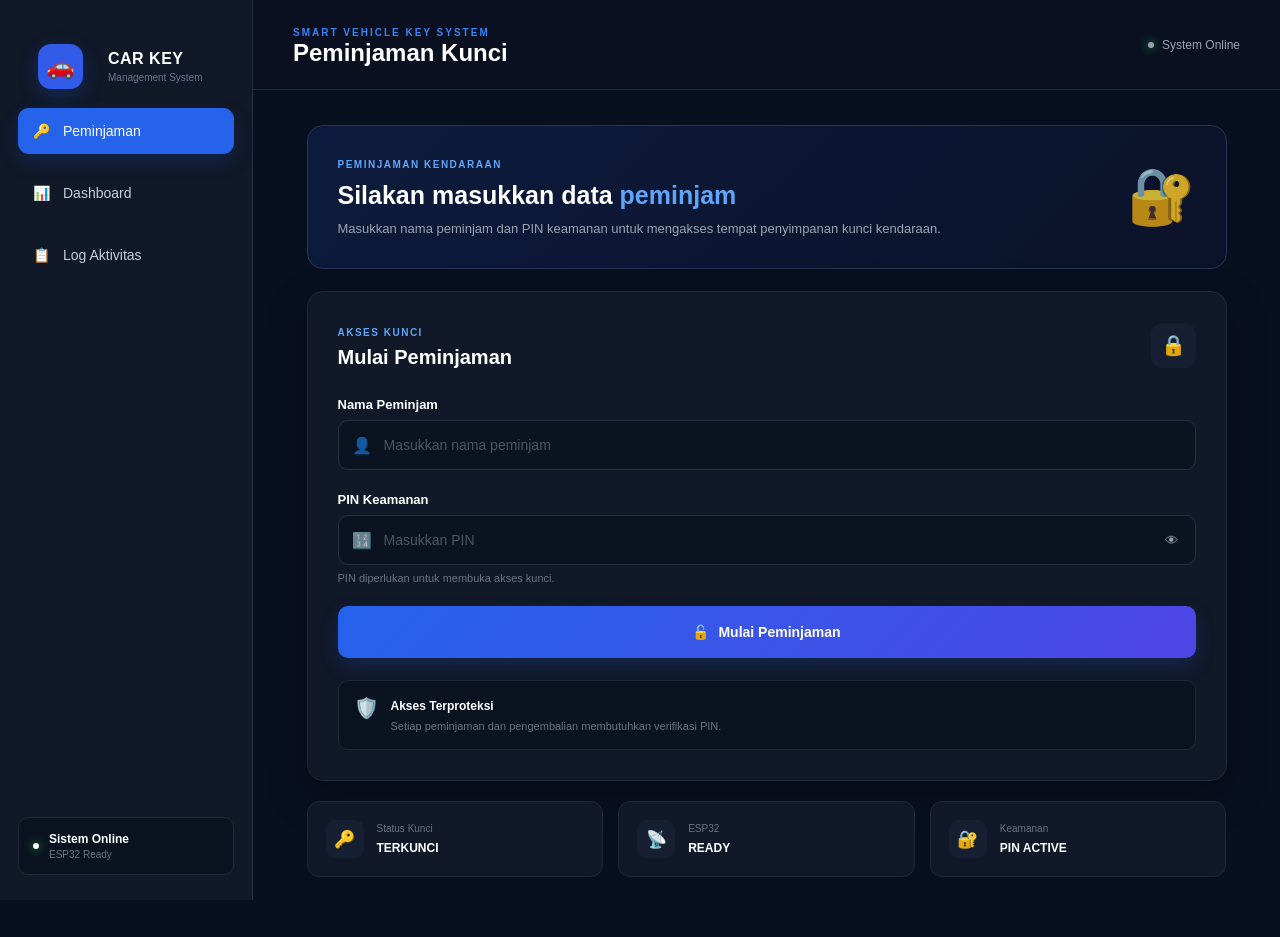
<file: website/index.html>
<!DOCTYPE html>
<html lang="id">
<head>
    <meta charset="UTF-8">
    <meta name="viewport" content="width=device-width, initial-scale=1.0">

    <title>Car Key Management</title>

    <link rel="stylesheet" href="style.css">
</head>

<body>

    <!-- SIDEBAR -->
    <aside class="sidebar">

        <div class="brand">
            <div class="brand-icon">🚗</div>

            <div>
                <h2>CAR KEY</h2>
                <span>Management System</span>
            </div>
        </div>

        <nav class="menu">

            <a href="index.html" class="menu-item active">
                <span>🔑</span>
                <span>Peminjaman</span>
            </a>

            <a href="dashboard.html" class="menu-item">
                <span>📊</span>
                <span>Dashboard</span>
            </a>

            <a href="logs.html" class="menu-item">
                <span>📋</span>
                <span>Log Aktivitas</span>
            </a>

        </nav>

        <div class="sidebar-bottom">

            <div class="system-status">
                <span class="status-dot"></span>

                <div>
                    <strong>Sistem Online</strong>
                    <small>ESP32 Ready</small>
                </div>
            </div>

        </div>

    </aside>


    <!-- MAIN CONTENT -->
    <main class="main-content">

        <!-- TOP BAR -->
        <header class="topbar">

            <div>
                <span class="page-label">SMART VEHICLE KEY SYSTEM</span>
                <h1>Peminjaman Kunci</h1>
            </div>

            <div class="top-status">
                <span class="status-dot"></span>
                System Online
            </div>

        </header>


        <!-- CONTENT -->
        <section class="content">

            <!-- WELCOME -->
            <div class="welcome-card">

                <div class="welcome-text">

                    <span class="card-label">PEMINJAMAN KENDARAAN</span>

                    <h2>
                        Silakan masukkan data
                        <span>peminjam</span>
                    </h2>

                    <p>
                        Masukkan nama peminjam dan PIN keamanan
                        untuk mengakses tempat penyimpanan kunci kendaraan.
                    </p>

                </div>

                <div class="welcome-icon">
                    🔐
                </div>

            </div>


            <!-- FORM CARD -->
            <div class="loan-card">

                <div class="card-header">

                    <div>
                        <span class="card-label">AKSES KUNCI</span>
                        <h2>Mulai Peminjaman</h2>
                    </div>

                    <div class="lock-icon">
                        🔒
                    </div>

                </div>


                <form id="loanForm">

                    <!-- NAMA -->
                    <div class="form-group">

                        <label for="borrowerName">
                            Nama Peminjam
                        </label>

                        <div class="input-wrapper">

                            <span class="input-icon">
                                👤
                            </span>

                            <input
                                type="text"
                                id="borrowerName"
                                name="borrowerName"
                                placeholder="Masukkan nama peminjam"
                                autocomplete="off"
                                required
                            >

                        </div>

                    </div>


                    <!-- PIN -->
                    <div class="form-group">

                        <label for="pin">
                            PIN Keamanan
                        </label>

                        <div class="input-wrapper">

                            <span class="input-icon">
                                🔢
                            </span>

                            <input
                                type="password"
                                id="pin"
                                name="pin"
                                placeholder="Masukkan PIN"
                                inputmode="numeric"
                                maxlength="6"
                                autocomplete="off"
                                required
                            >

                            <button
                                type="button"
                                class="show-pin"
                                id="showPin"
                            >
                                👁
                            </button>

                        </div>

                        <small class="input-help">
                            PIN diperlukan untuk membuka akses kunci.
                        </small>

                    </div>


                    <!-- BUTTON -->
                    <button
                        type="submit"
                        class="btn-primary"
                        id="startLoanBtn"
                    >

                        <span>🔓</span>

                        <span>
                            Mulai Peminjaman
                        </span>

                    </button>

                </form>


                <!-- SECURITY INFO -->
                <div class="security-info">

                    <div class="security-icon">
                        🛡️
                    </div>

                    <div>

                        <strong>Akses Terproteksi</strong>

                        <p>
                            Setiap peminjaman dan pengembalian
                            membutuhkan verifikasi PIN.
                        </p>

                    </div>

                </div>

            </div>


            <!-- INFORMATION CARDS -->
            <div class="info-grid">

                <div class="info-card">

                    <div class="info-icon">
                        🔑
                    </div>

                    <div>
                        <span>Status Kunci</span>
                        <strong>TERKUNCI</strong>
                    </div>

                </div>


                <div class="info-card">

                    <div class="info-icon">
                        📡
                    </div>

                    <div>
                        <span>ESP32</span>
                        <strong>READY</strong>
                    </div>

                </div>


                <div class="info-card">

                    <div class="info-icon">
                        🔐
                    </div>

                    <div>
                        <span>Keamanan</span>
                        <strong>PIN ACTIVE</strong>
                    </div>

                </div>

            </div>

        </section>

    </main>


<script src="config.js"></script>
<script src="app.js"></script>

<script>

const pinInput = document.getElementById("pin");
const showPin = document.getElementById("showPin");

showPin.addEventListener("click", function () {

    if (pinInput.type === "password") {

        pinInput.type = "text";
        showPin.textContent = "🙈";

    } else {

        pinInput.type = "password";
        showPin.textContent = "👁";

    }

});

</script>

</body>
</html>
</file>
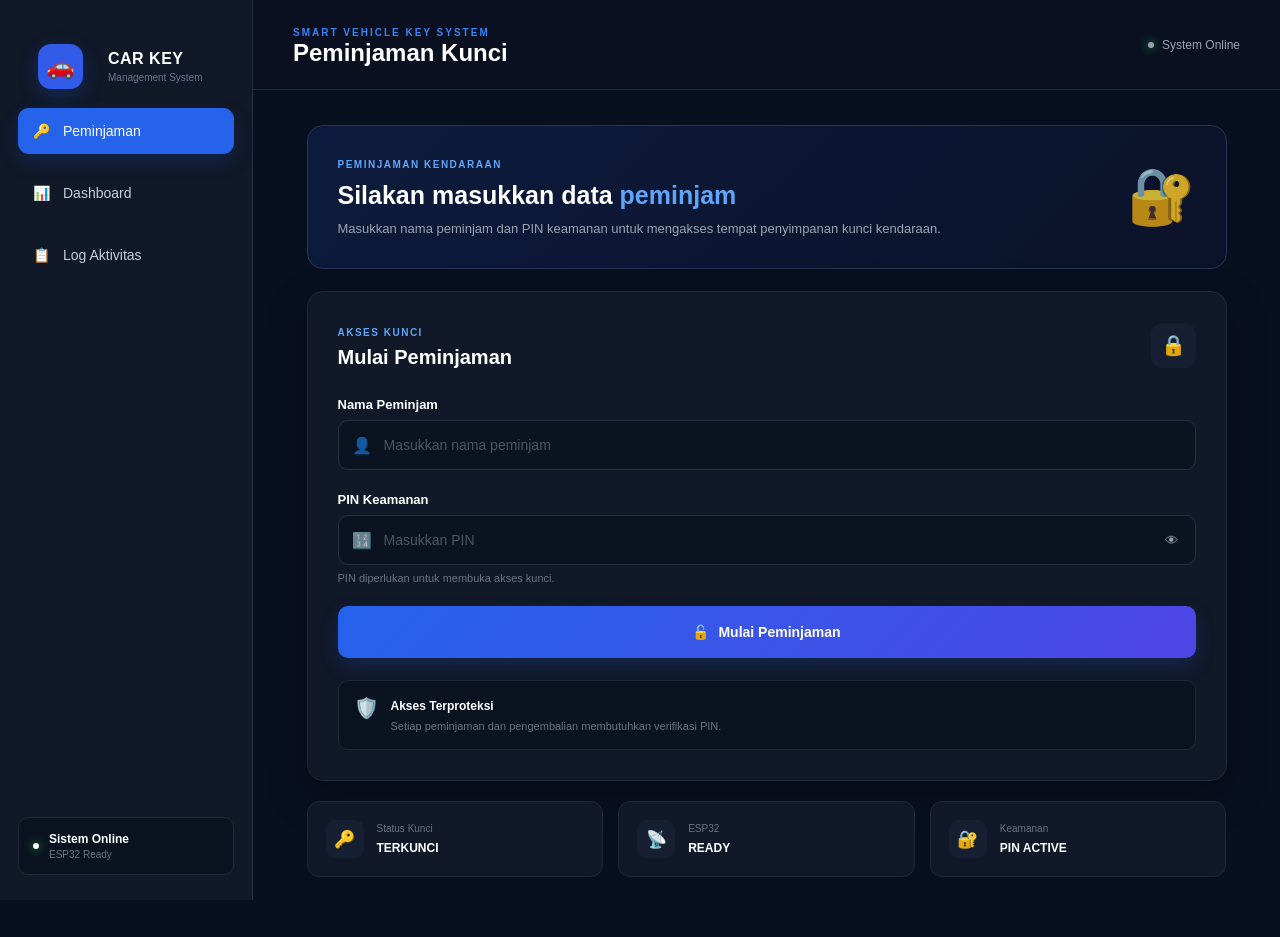
<file: website/dashboard.html>
<!DOCTYPE html>
<html lang="id">

<head>

    <meta charset="UTF-8">

    <meta
        name="viewport"
        content="width=device-width, initial-scale=1.0"
    >

    <title>Dashboard - Car Key Management</title>

    <link
        rel="stylesheet"
        href="style.css"
    >

</head>


<body>


    <!-- SIDEBAR -->

    <aside class="sidebar">

        <div class="brand">

            <div class="brand-icon">
                🚗
            </div>

            <div>

                <h2>CAR KEY</h2>

                <span>
                    Management System
                </span>

            </div>

        </div>


        <nav class="menu">

            <a
                href="index.html"
                class="menu-item"
            >

                <span>🔑</span>

                <span>
                    Peminjaman
                </span>

            </a>


           <a
    href="dashboard.html"
    class="menu-item active"
>

    <span>📊</span>

    <span>
        Dashboard
    </span>

</a>


<a
    href="pengembalian.html"
    class="menu-item"
>

    <span>↩️</span>

    <span>
        Pengembalian
    </span>

</a>


<a
    href="logs.html"
    class="menu-item"
>

    <span>📋</span>

    <span>
        Log Aktivitas
    </span>

</a>

        </nav>


        <div class="sidebar-bottom">

            <div class="system-status">

                <span class="status-dot"></span>

                <div>

                    <strong>
                        Sistem Online
                    </strong>

                    <small>
                        ESP32 Ready
                    </small>

                </div>

            </div>

        </div>

    </aside>



    <!-- MAIN -->

    <main class="main-content">


        <!-- TOPBAR -->

        <header class="topbar">

            <div>

                <span class="page-label">
                    SMART VEHICLE KEY SYSTEM
                </span>

                <h1>
                    Dashboard
                </h1>

            </div>


            <div
                class="top-status"
                id="topStatus"
            >

                <span class="status-dot"></span>

                Checking...

            </div>

        </header>



        <!-- CONTENT -->

        <section class="content">


            <!-- STATUS UTAMA -->

            <div class="dashboard-status-card">


                <div>

                    <span class="card-label">
                        STATUS KUNCI
                    </span>

                    <h2 id="doorStatus">
                        Memuat...
                    </h2>

                    <p id="activity">
                        Mengambil status ESP32...
                    </p>

                </div>


                <div
                    class="dashboard-lock-icon"
                    id="lockIcon"
                >
                    🔒
                </div>


            </div>



            <!-- CONTROL -->

            <div class="loan-card">

                <div class="card-header">

                    <div>

                        <span class="card-label">
                            KONTROL KUNCI
                        </span>

                        <h2>
                            Kontrol Pintu
                        </h2>

                    </div>

                </div>


                <div class="control-buttons">


                    <button
                        class="btn-primary"
                        id="unlockBtn"
                    >

                        🔓
                        UNLOCK

                    </button>


                    <button
                        class="btn-secondary"
                        id="lockBtn"
                    >

                        🔒
                        LOCK

                    </button>


                </div>


                <div
                    id="controlMessage"
                    class="control-message"
                ></div>

            </div>



            <!-- PEMINJAM -->

            <div class="loan-card">

                <div class="card-header">

                    <div>

                        <span class="card-label">
                            INFORMASI PEMINJAMAN
                        </span>

                        <h2>
                            Peminjam Aktif
                        </h2>

                    </div>

                </div>


                <div class="borrower-display">

                    <span>
                        👤
                    </span>

                    <strong id="activeBorrower">
                        Tidak ada peminjam
                    </strong>

                </div>

            </div>



            <!-- INFO ESP32 -->

            <div class="info-grid">


                <div class="info-card">

                    <div class="info-icon">
                        📡
                    </div>

                    <div>

                        <span>
                            ESP32
                        </span>

                        <strong id="espStatus">
                            -
                        </strong>

                    </div>

                </div>



                <div class="info-card">

                    <div class="info-icon">
                        🔌
                    </div>

                    <div>

                        <span>
                            GPIO
                        </span>

                        <strong id="gpio">
                            -
                        </strong>

                    </div>

                </div>



                <div class="info-card">

                    <div class="info-icon">
                        🌐
                    </div>

                    <div>

                        <span>
                            IP ESP32
                        </span>

                        <strong id="espIp">
                            -
                        </strong>

                    </div>

                </div>



                <div class="info-card">

                    <div class="info-icon">
                        📶
                    </div>

                    <div>

                        <span>
                            RSSI
                        </span>

                        <strong id="rssi">
                            -
                        </strong>

                    </div>

                </div>



                <div class="info-card">

                    <div class="info-icon">
                        ⏱️
                    </div>

                    <div>

                        <span>
                            Uptime
                        </span>

                        <strong id="uptime">
                            -
                        </strong>

                    </div>

                </div>



                <div class="info-card">

                    <div class="info-icon">
                        💾
                    </div>

                    <div>

                        <span>
                            Free Heap
                        </span>

                        <strong id="freeHeap">
                            -
                        </strong>

                    </div>

                </div>


            </div>


        </section>


    </main>



    <!-- JAVASCRIPT -->

    <script src="config.js"></script>

    <script src="dashboard.js"></script>


</body>

</html>
</file>
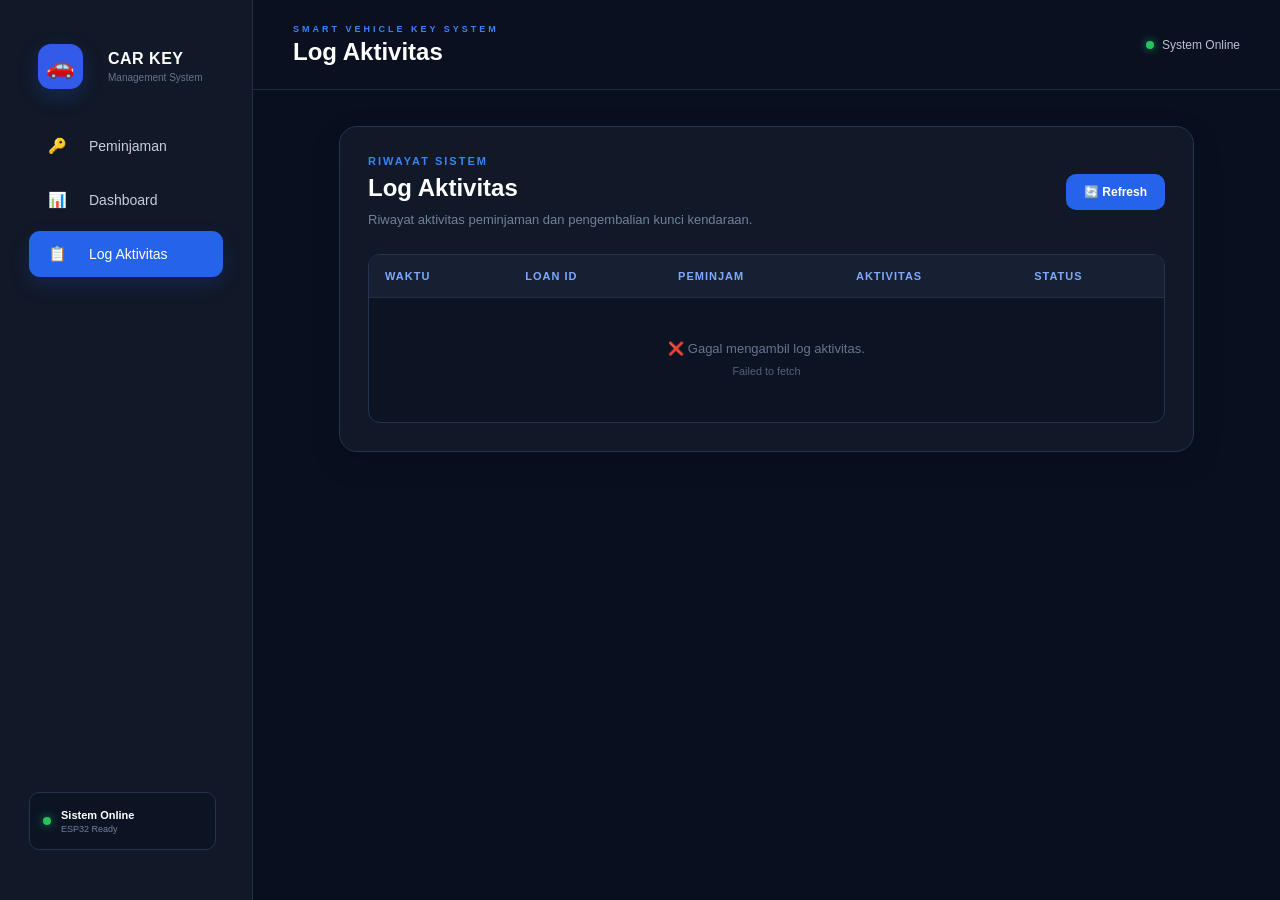
<file: website/logs.html>
<!DOCTYPE html>
<html lang="id">

<head>
    <meta charset="UTF-8">
    <meta name="viewport" content="width=device-width, initial-scale=1.0">

    <title>Log Aktivitas - CAR KEY</title>

    <link rel="stylesheet" href="style.css">

    <style>

        /* ==========================================
           LOG AKTIVITAS
        ========================================== */

        .logs-container {
            padding: 36px 86px;
        }

        .logs-card {
            background: #111827;
            border: 1px solid #253452;
            border-radius: 18px;
            padding: 28px;
            box-shadow: 0 10px 30px rgba(0,0,0,0.15);
        }

        .logs-header {
            display: flex;
            justify-content: space-between;
            align-items: center;
            margin-bottom: 24px;
        }

        .logs-title-small {
            color: #3b82f6;
            font-size: 11px;
            font-weight: 700;
            letter-spacing: 2px;
            margin-bottom: 7px;
        }

        .logs-title {
            color: #ffffff;
            font-size: 24px;
            font-weight: 700;
            margin: 0;
        }

        .logs-subtitle {
            color: #71809c;
            margin-top: 8px;
            font-size: 13px;
        }

        .refresh-btn {
            border: none;
            border-radius: 10px;
            padding: 11px 18px;
            background: #2563eb;
            color: white;
            font-weight: 600;
            cursor: pointer;
            transition: 0.2s;
        }

        .refresh-btn:hover {
            opacity: 0.9;
        }

        .refresh-btn:disabled {
            opacity: 0.6;
            cursor: wait;
        }

        /* ==========================================
           TABLE
        ========================================== */

        .table-wrapper {
            width: 100%;
            overflow-x: auto;
            border: 1px solid #253452;
            border-radius: 12px;
        }

        .activity-table {
            width: 100%;
            border-collapse: collapse;
            min-width: 750px;
        }

        .activity-table thead {
            background: #172033;
        }

        .activity-table th {
            text-align: left;
            padding: 15px 16px;
            color: #7ea9ff;
            font-size: 11px;
            text-transform: uppercase;
            letter-spacing: 1px;
            white-space: nowrap;
        }

        .activity-table td {
            padding: 15px 16px;
            border-top: 1px solid #202d45;
            color: #d9e1ef;
            font-size: 13px;
        }

        .activity-table tbody tr:hover {
            background: #151e30;
        }

        .empty-row {
            text-align: center !important;
            color: #66758f !important;
            padding: 40px !important;
        }

        /* ==========================================
           STATUS
        ========================================== */

        .status-badge {
            display: inline-flex;
            align-items: center;
            gap: 7px;
            padding: 6px 10px;
            border-radius: 20px;
            font-size: 11px;
            font-weight: 700;
        }

        .status-success {
            background: rgba(34, 197, 94, 0.12);
            color: #4ade80;
        }

        .status-failed {
            background: rgba(239, 68, 68, 0.12);
            color: #f87171;
        }

        .status-dot {
            width: 6px;
            height: 6px;
            border-radius: 50%;
            background: currentColor;
        }

        /* ==========================================
           ACTIVITY BADGE
        ========================================== */

        .activity-badge {
            display: inline-block;
            padding: 6px 10px;
            border-radius: 7px;
            background: rgba(59,130,246,0.12);
            color: #60a5fa;
            font-size: 11px;
            font-weight: 700;
        }

        /* ==========================================
           LOADING
        ========================================== */

        .loading {
            text-align: center;
            padding: 35px !important;
            color: #71809c !important;
        }

        /* ==========================================
           RESPONSIVE
        ========================================== */

        @media (max-width: 900px) {

            .logs-container {
                padding: 25px 20px;
            }

            .logs-header {
                align-items: flex-start;
                gap: 15px;
                flex-direction: column;
            }

        }

    </style>
</head>


<body>

    <!-- ==========================================
         SIDEBAR
    ========================================== -->

    <aside class="sidebar">

        <div class="brand">

            <div class="brand-icon">
                🚗
            </div>

            <div>
                <h2>CAR KEY</h2>
                <span>Management System</span>
            </div>

        </div>


        <nav class="sidebar-menu">

            <!-- PEMINJAMAN -->

            <a href="index.html" class="menu-item">

                <span class="menu-icon">🔑</span>

                <span>Peminjaman</span>

            </a>


            <!-- DASHBOARD -->

            <a href="dashboard.html" class="menu-item">

                <span class="menu-icon">📊</span>

                <span>Dashboard</span>

            </a>


            <!-- LOG AKTIVITAS -->

            <a href="logs.html"
               class="menu-item active">

                <span class="menu-icon">📋</span>

                <span>Log Aktivitas</span>

            </a>

        </nav>


        <!-- ==========================================
             SYSTEM STATUS
        ========================================== -->

        <div class="sidebar-status">

            <div class="status-indicator"></div>

            <div>

                <strong>Sistem Online</strong>

                <small>ESP32 Ready</small>

            </div>

        </div>

    </aside>


    <!-- ==========================================
         MAIN CONTENT
    ========================================== -->

    <main class="main-content">


        <!-- TOPBAR -->

        <header class="topbar">

            <div>

                <div class="system-label">
                    SMART VEHICLE KEY SYSTEM
                </div>

                <h1>
                    Log Aktivitas
                </h1>

            </div>


            <div class="system-online">

                <span></span>

                System Online

            </div>

        </header>


        <!-- ==========================================
             CONTENT
        ========================================== -->

        <section class="logs-container">


            <div class="logs-card">


                <!-- HEADER -->

                <div class="logs-header">

                    <div>

                        <div class="logs-title-small">
                            RIWAYAT SISTEM
                        </div>

                        <h2 class="logs-title">
                            Log Aktivitas
                        </h2>

                        <p class="logs-subtitle">
                            Riwayat aktivitas peminjaman dan pengembalian kunci kendaraan.
                        </p>

                    </div>


                    <button
                        id="refreshLogsBtn"
                        class="refresh-btn">

                        🔄 Refresh

                    </button>

                </div>


                <!-- ==========================================
                     TABLE
                ========================================== -->

                <div class="table-wrapper">

                    <table class="activity-table">

                        <thead>

                            <tr>

                                <th>
                                    Waktu
                                </th>

                                <th>
                                    Loan ID
                                </th>

                                <th>
                                    Peminjam
                                </th>

                                <th>
                                    Aktivitas
                                </th>

                                <th>
                                    Status
                                </th>

                            </tr>

                        </thead>


                        <tbody id="activityTableBody">

                            <tr>

                                <td
                                    colspan="5"
                                    class="loading">

                                    ⏳ Memuat log aktivitas...

                                </td>

                            </tr>

                        </tbody>

                    </table>

                </div>

            </div>

        </section>

    </main>


    <!-- ==========================================
         SCRIPT
    ========================================== -->

    <script src="config.js"></script>
    <script src="logs.js"></script>

</body>

</html>
</file>
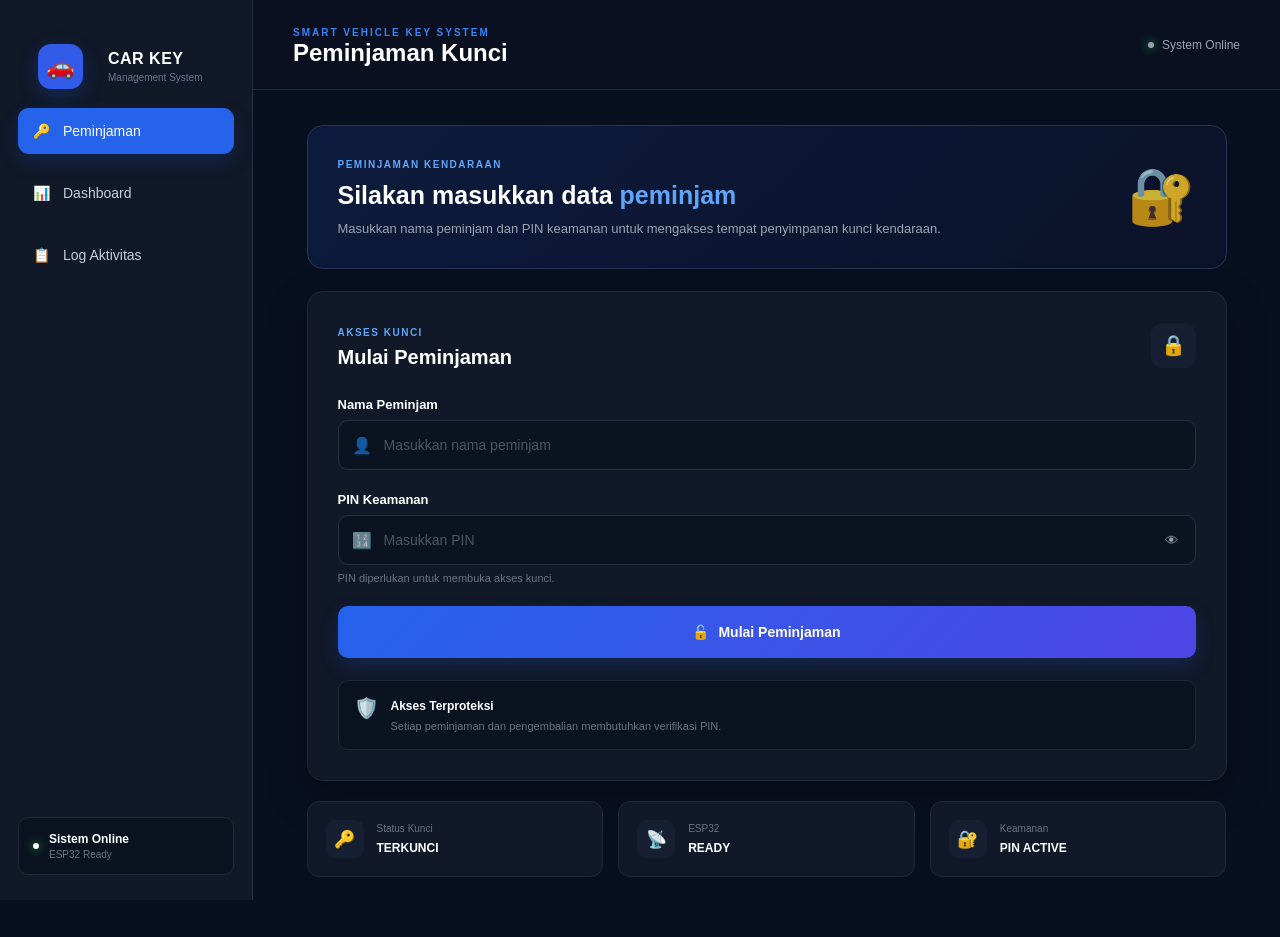
<file: website/pengembalian.html>
<!DOCTYPE html>
<html lang="id">
<head>
    <meta charset="UTF-8">
    <meta name="viewport" content="width=device-width, initial-scale=1.0">

    <title>Pengembalian</title>

    <link rel="stylesheet" href="style.css">
</head>

<body>

<div class="app">

    <!-- SIDEBAR -->
    <aside class="sidebar">

        <div class="logo">
            🚗 Car Key
        </div>

                <nav>

             <a href="index.html" class="menu-item">
             <span>📋</span>
                <span>Peminjaman</span>
             </a>

             <a href="dashboard.html" class="menu-item">
               <span>📊</span>
               <span>Dashboard</span>
             </a>

             <a href="pengembalian.html" class="menu-item active">
              <span>↩️</span>
              <span>Pengembalian</span>
             </a>

             <a href="logs.html" class="menu-item">
             <span>📝</span>
             <span>Log Aktivitas</span>
            </a>

        </nav>

    </aside>


    <!-- MAIN CONTENT -->
    <main class="main-content">

        <!-- TOPBAR -->
        <header class="topbar">

            <div>
                <h1>Pengembalian</h1>
                <p>Pengembalian kunci dan penguncian tempat penyimpanan</p>
            </div>

        </header>


<!-- CONTENT -->
<section class="content return-page">

    <!-- HEADER PENGEMBALIAN -->
    <div class="return-header">

        <div class="return-header-icon">
            ↩️
        </div>

        <div>
            <h2>Pengembalian Kunci</h2>
            <p>
                Pastikan kunci kendaraan dikembalikan
                ke tempat penyimpanan setelah digunakan.
            </p>
        </div>

    </div>


    <!-- STATUS PEMINJAM -->
    <div class="return-borrower-card">

        <div class="return-borrower-icon">
            👤
        </div>

        <div class="return-borrower-info">

            <span>PEMINJAM AKTIF</span>

            <strong id="activeBorrower">
                Memuat...
            </strong>

        </div>

        <div class="borrower-status">
            ● AKTIF
        </div>

    </div>


    <!-- PROSES PENGEMBALIAN -->
    <div class="return-process-card">

        <div class="return-process-title">

            <div>
                <span class="section-label">
                    PROSES PENGEMBALIAN
                </span>

                <h2>
                    Kembalikan Kunci
                </h2>
            </div>

        </div>


        <!-- STEP INDICATOR -->
        <div class="return-steps">

            <div class="return-step active" id="step1">

                <div class="step-number">
                    1
                </div>

                <div class="step-info">

                    <strong>
                        Buka Akses
                    </strong>

                    <span>
                        Verifikasi PIN
                    </span>

                </div>

            </div>


            <div class="step-line"></div>


            <div class="return-step" id="step2">

                <div class="step-number">
                    2
                </div>

                <div class="step-info">

                    <strong>
                        Kembalikan Kunci
                    </strong>

                    <span>
                        Masukkan kunci
                    </span>

                </div>

            </div>


            <div class="step-line"></div>


            <div class="return-step" id="step3">

                <div class="step-number">
                    3
                </div>

                <div class="step-info">

                    <strong>
                        Selesai
                    </strong>

                    <span>
                        Sistem terkunci
                    </span>

                </div>

            </div>

        </div>


        <!-- INSTRUKSI -->
        <div class="return-instruction">

            <div class="instruction-icon">
                🔐
            </div>

            <div>

                <strong>
                    Akses tempat penyimpanan masih terkunci
                </strong>

                <p>
                    Masukkan PIN untuk membuka akses.
                    Setelah kunci dikembalikan, tekan tombol
                    untuk mengunci dan menyelesaikan pengembalian.
                </p>

            </div>

        </div>


        <!-- FORM PIN -->
        <form id="returnForm">

            <div class="return-pin-group">

                <label for="returnPin">
                    PIN AKSES
                </label>

                <input
                    type="password"
                    id="returnPin"
                    maxlength="6"
                    inputmode="numeric"
                    placeholder="Masukkan 6 digit PIN"
                    autocomplete="off"
                >

            </div>


            <!-- BUTTON BUKA -->
            <button
                type="submit"
                id="returnBtn"
                class="btn-primary return-button"
            >
                🔓
                BUKA AKSES PENGEMBALIAN
            </button>


            <!-- BUTTON SELESAI -->
            <button
                type="button"
                id="finishReturnBtn"
                class="btn-secondary return-button"
                style="display: none;"
            >
                🔒
                KUNCI & SELESAIKAN PENGEMBALIAN
            </button>

        </form>


        <!-- MESSAGE -->
        <div
            id="returnMessage"
            class="control-message"
        ></div>

    </div>

</section>

<script src="config.js"></script>
<script src="pengembalian.js"></script>

</body>
</html>
</file>
<file: website/style.css>
/* =========================================
   GLOBAL
========================================= */

* {
    margin: 0;
    padding: 0;
    box-sizing: border-box;
}

body {
    font-family: Arial, Helvetica, sans-serif;
    background: #0b1120;
    color: #e5e7eb;
    min-height: 100vh;
}


/* =========================================
   SIDEBAR
========================================= */

.sidebar {
    position: fixed;
    left: 0;
    top: 0;

    width: 260px;
    height: 100vh;

    background: #111827;

    border-right: 1px solid #1f2937;

    display: flex;
    flex-direction: column;

    padding: 25px 18px;

    z-index: 100;
}


/* BRAND */

.brand {
    display: flex;
    align-items: center;

    gap: 12px;

    padding: 5px 10px 30px;
}

.brand-icon {
    width: 45px;
    height: 45px;

    background: linear-gradient(
        135deg,
        #2563eb,
        #4f46e5
    );

    border-radius: 12px;

    display: flex;
    align-items: center;
    justify-content: center;

    font-size: 23px;

    box-shadow: 0 8px 25px rgba(37, 99, 235, 0.25);
}

.brand h2 {
    font-size: 16px;
    letter-spacing: 1px;
}

.brand span {
    display: block;

    font-size: 10px;

    color: #6b7280;

    margin-top: 3px;
}


/* MENU */

.menu {
    display: flex;
    flex-direction: column;

    gap: 8px;
}

.menu-item {
    display: flex;
    align-items: center;

    gap: 13px;

    padding: 13px 15px;

    border-radius: 10px;

    color: #9ca3af;

    text-decoration: none;

    font-size: 14px;

    transition: 0.2s;
}

.menu-item:hover {
    background: #1f2937;
    color: white;
}

.menu-item.active {
    background: linear-gradient(
        90deg,
        #1d4ed8,
        #2563eb
    );

    color: white;

    box-shadow: 0 8px 20px rgba(37, 99, 235, 0.18);
}


/* SIDEBAR BOTTOM */

.sidebar-bottom {
    margin-top: auto;
}

.system-status {
    display: flex;

    align-items: center;

    gap: 10px;

    padding: 14px;

    background: #0b1220;

    border: 1px solid #1f2937;

    border-radius: 10px;
}

.system-status strong {
    display: block;

    font-size: 12px;
}

.system-status small {
    display: block;

    margin-top: 3px;

    color: #6b7280;

    font-size: 10px;
}


/* =========================================
   STATUS DOT
========================================= */

.status-dot {
    width: 8px;
    height: 8px;

    border-radius: 50%;

    background: #22c55e;

    box-shadow: 0 0 10px #22c55e;

    display: inline-block;
}


/* =========================================
   MAIN
========================================= */

.main-content {
    margin-left: 260px;

    min-height: 100vh;
}


/* =========================================
   TOPBAR
========================================= */

.topbar {
    height: 90px;

    padding: 20px 40px;

    border-bottom: 1px solid #1f2937;

    display: flex;

    justify-content: space-between;

    align-items: center;

    background: rgba(11, 17, 32, 0.85);
}

.page-label {
    font-size: 10px;

    letter-spacing: 2px;

    color: #3b82f6;

    font-weight: bold;
}

.topbar h1 {
    font-size: 23px;

    margin-top: 5px;
}

.top-status {
    display: flex;

    align-items: center;

    gap: 8px;

    font-size: 12px;

    color: #9ca3af;
}


/* =========================================
   CONTENT
========================================= */

.content {
    max-width: 1000px;

    margin: auto;

    padding: 35px 40px 60px;
}


/* =========================================
   WELCOME CARD
========================================= */

.welcome-card {
    display: flex;

    justify-content: space-between;

    align-items: center;

    padding: 28px 30px;

    margin-bottom: 22px;

    border-radius: 16px;

    background:
        linear-gradient(
            135deg,
            rgba(37, 99, 235, 0.15),
            rgba(79, 70, 229, 0.05)
        );

    border: 1px solid #263554;
}

.card-label {
    color: #60a5fa;

    font-size: 10px;

    font-weight: bold;

    letter-spacing: 1.5px;
}

.welcome-card h2 {
    font-size: 25px;

    margin: 9px 0;
}

.welcome-card h2 span {
    color: #60a5fa;
}

.welcome-card p {
    max-width: 650px;

    color: #9ca3af;

    font-size: 13px;

    line-height: 1.6;
}

.welcome-icon {
    font-size: 55px;

    opacity: 0.8;
}


/* =========================================
   LOAN CARD
========================================= */

.loan-card {
    background: #111827;

    border: 1px solid #1f2937;

    border-radius: 16px;

    padding: 30px;

    box-shadow:
        0 15px 40px rgba(0, 0, 0, 0.25);
}

.card-header {
    display: flex;

    justify-content: space-between;

    align-items: center;

    margin-bottom: 28px;
}

.card-header h2 {
    margin-top: 6px;

    font-size: 20px;
}

.lock-icon {
    width: 45px;
    height: 45px;

    border-radius: 12px;

    background: #172033;

    display: flex;

    align-items: center;
    justify-content: center;

    font-size: 20px;
}


/* =========================================
   FORM
========================================= */

.form-group {
    margin-bottom: 22px;
}

.form-group label {
    display: block;

    font-size: 13px;

    font-weight: bold;

    margin-bottom: 8px;
}

.input-wrapper {
    position: relative;
}

.input-icon {
    position: absolute;

    left: 14px;

    top: 50%;

    transform: translateY(-50%);

    font-size: 16px;

    opacity: 0.7;
}

.input-wrapper input {
    width: 100%;

    height: 50px;

    background: #0b1220;

    border: 1px solid #263244;

    border-radius: 10px;

    color: white;

    font-size: 14px;

    padding: 0 45px;

    outline: none;

    transition: 0.2s;
}

.input-wrapper input:focus {
    border-color: #3b82f6;

    box-shadow:
        0 0 0 3px rgba(59, 130, 246, 0.1);
}

.input-wrapper input::placeholder {
    color: #4b5563;
}

.show-pin {
    position: absolute;

    right: 10px;

    top: 50%;

    transform: translateY(-50%);

    background: transparent;

    border: none;

    color: #9ca3af;

    cursor: pointer;

    padding: 8px;
}

.show-pin:hover {
    color: white;
}

.input-help {
    display: block;

    color: #6b7280;

    font-size: 11px;

    margin-top: 7px;
}


/* =========================================
   BUTTON
========================================= */

.btn-primary {
    width: 100%;

    height: 52px;

    border: none;

    border-radius: 10px;

    background: linear-gradient(
        135deg,
        #2563eb,
        #4f46e5
    );

    color: white;

    font-size: 14px;

    font-weight: bold;

    cursor: pointer;

    display: flex;

    align-items: center;

    justify-content: center;

    gap: 9px;

    transition: 0.2s;

    box-shadow:
        0 8px 20px rgba(37, 99, 235, 0.2);
}

.btn-primary:hover {
    transform: translateY(-1px);

    box-shadow:
        0 12px 25px rgba(37, 99, 235, 0.3);
}

.btn-primary:active {
    transform: translateY(0);
}


/* =========================================
   SECURITY
========================================= */

.security-info {
    margin-top: 22px;

    padding: 15px;

    border-radius: 10px;

    background: #0b1220;

    border: 1px solid #1f2937;

    display: flex;

    gap: 12px;

    align-items: flex-start;
}

.security-icon {
    font-size: 20px;
}

.security-info strong {
    font-size: 12px;
}

.security-info p {
    color: #6b7280;

    font-size: 11px;

    margin-top: 4px;

    line-height: 1.5;
}


/* =========================================
   INFO GRID
========================================= */

.info-grid {
    display: grid;

    grid-template-columns:
        repeat(3, 1fr);

    gap: 15px;

    margin-top: 20px;
}

.info-card {
    background: #111827;

    border: 1px solid #1f2937;

    border-radius: 12px;

    padding: 18px;

    display: flex;

    align-items: center;

    gap: 13px;
}

.info-icon {
    width: 38px;
    height: 38px;

    background: #172033;

    border-radius: 9px;

    display: flex;

    align-items: center;

    justify-content: center;

    font-size: 17px;
}

.info-card span {
    display: block;

    color: #6b7280;

    font-size: 10px;

    margin-bottom: 4px;
}

.info-card strong {
    font-size: 12px;
}


/* =========================================
   RESPONSIVE
========================================= */

@media (max-width: 800px) {

    .sidebar {
        width: 210px;
    }

    .main-content {
        margin-left: 210px;
    }

    .content {
        padding: 25px 20px;
    }

    .topbar {
        padding: 20px;
    }

    .info-grid {
        grid-template-columns: 1fr;
    }

}


@media (max-width: 600px) {

    .sidebar {
        position: relative;

        width: 100%;

        height: auto;

        border-right: none;

        border-bottom: 1px solid #1f2937;
    }

    .main-content {
        margin-left: 0;
    }

    .menu {
        flex-direction: row;

        overflow-x: auto;
    }

    .menu-item {
        white-space: nowrap;
    }

    .sidebar-bottom {
        display: none;
    }

    .topbar {
        height: auto;

        gap: 15px;

        align-items: flex-start;

        flex-direction: column;
    }

    .welcome-card {
        align-items: flex-start;
    }

    .welcome-icon {
        display: none;
    }

}

/* =================================
   DASHBOARD
================================= */

.dashboard-status-card {

    display: flex;

    justify-content: space-between;

    align-items: center;

    padding: 30px;

    margin-bottom: 20px;

    border-radius: 18px;

    background:
        linear-gradient(
            135deg,
            rgba(255,255,255,0.08),
            rgba(255,255,255,0.03)
        );

    border: 1px solid rgba(255,255,255,0.08);

}


.dashboard-status-card h2 {

    margin: 10px 0;

    font-size: 32px;

}


.dashboard-status-card p {

    margin: 0;

    opacity: 0.65;

}


.dashboard-lock-icon {

    font-size: 70px;

}


.control-buttons {

    display: flex;

    gap: 15px;

    margin-top: 20px;

}


.btn-secondary {

    padding: 14px 24px;

    border: 1px solid rgba(255,255,255,0.15);

    border-radius: 10px;

    background: rgba(255,255,255,0.06);

    color: white;

    cursor: pointer;

    font-size: 15px;

    font-weight: 600;

}


.btn-secondary:hover {

    background: rgba(255,255,255,0.12);

}


.btn-primary:disabled,
.btn-secondary:disabled {

    opacity: 0.5;

    cursor: not-allowed;

}


.control-message {

    margin-top: 18px;

    min-height: 24px;

    font-size: 14px;

}


.borrower-display {

    display: flex;

    align-items: center;

    gap: 15px;

    padding: 20px;

    border-radius: 12px;

    background: rgba(255,255,255,0.04);

}


.borrower-display span {

    font-size: 30px;

}


.borrower-display strong {

    font-size: 20px;

}


.status-dot.offline {

    background: #777;

}

/* ==========================================
   REDESIGN HALAMAN PENGEMBALIAN
   ========================================== */

.return-page {
    max-width: 1000px;
}


/* ==========================================
   HEADER
   ========================================== */

.return-header {
    display: flex;
    align-items: center;
    gap: 18px;

    margin-bottom: 25px;
}

.return-header-icon {
    width: 58px;
    height: 58px;

    display: flex;
    align-items: center;
    justify-content: center;

    border-radius: 15px;

    background: rgba(255, 255, 255, 0.07);

    font-size: 28px;
}

.return-header h2 {
    margin: 0 0 5px;

    font-size: 24px;
}

.return-header p {
    margin: 0;

    font-size: 14px;

    opacity: 0.6;

    line-height: 1.5;
}


/* ==========================================
   PEMINJAM AKTIF
   ========================================== */

.return-borrower-card {
    display: flex;
    align-items: center;

    gap: 16px;

    padding: 20px 22px;

    margin-bottom: 20px;

    border-radius: 15px;

    background: rgba(255, 255, 255, 0.04);

    border: 1px solid rgba(255, 255, 255, 0.08);
}

.return-borrower-icon {
    width: 48px;
    height: 48px;

    display: flex;
    align-items: center;
    justify-content: center;

    border-radius: 12px;

    background: rgba(255, 255, 255, 0.07);

    font-size: 22px;
}

.return-borrower-info {
    display: flex;
    flex-direction: column;

    gap: 5px;

    flex: 1;
}

.return-borrower-info span {
    font-size: 11px;

    letter-spacing: 0.8px;

    opacity: 0.5;
}

.return-borrower-info strong {
    font-size: 17px;
}

.borrower-status {
    padding: 7px 12px;

    border-radius: 20px;

    font-size: 11px;

    font-weight: 700;

    background: rgba(255, 255, 255, 0.07);
}


/* ==========================================
   PROCESS CARD
   ========================================== */

.return-process-card {
    padding: 28px;

    border-radius: 18px;

    background: rgba(255, 255, 255, 0.035);

    border: 1px solid rgba(255, 255, 255, 0.08);
}

.return-process-title {
    margin-bottom: 25px;
}

.section-label {
    display: block;

    margin-bottom: 6px;

    font-size: 11px;

    letter-spacing: 1px;

    opacity: 0.5;
}

.return-process-title h2 {
    margin: 0;

    font-size: 21px;
}


/* ==========================================
   STEP INDICATOR
   ========================================== */

.return-steps {
    display: flex;
    align-items: center;

    margin-bottom: 28px;
}

.return-step {
    display: flex;
    align-items: center;

    gap: 10px;

    opacity: 0.35;

    transition: 0.25s ease;
}

.return-step.active {
    opacity: 1;
}

.step-number {
    width: 34px;
    height: 34px;

    display: flex;
    align-items: center;
    justify-content: center;

    border-radius: 50%;

    background: rgba(255, 255, 255, 0.08);

    font-size: 13px;

    font-weight: 700;
}

.return-step.active .step-number {
    background: rgba(255, 255, 255, 0.18);
}

.step-info {
    display: flex;
    flex-direction: column;

    gap: 3px;
}

.step-info strong {
    font-size: 12px;
}

.step-info span {
    font-size: 10px;

    opacity: 0.55;
}

.step-line {
    flex: 1;

    height: 1px;

    margin: 0 14px;

    background: rgba(255, 255, 255, 0.12);
}


/* ==========================================
   INSTRUKSI
   ========================================== */

.return-instruction {
    display: flex;

    gap: 14px;

    padding: 17px;

    margin-bottom: 25px;

    border-radius: 13px;

    background: rgba(255, 255, 255, 0.035);

    border: 1px solid rgba(255, 255, 255, 0.07);
}

.instruction-icon {
    width: 40px;
    height: 40px;

    flex-shrink: 0;

    display: flex;
    align-items: center;
    justify-content: center;

    border-radius: 10px;

    background: rgba(255, 255, 255, 0.07);

    font-size: 19px;
}

.return-instruction strong {
    display: block;

    margin-bottom: 5px;

    font-size: 13px;
}

.return-instruction p {
    margin: 0;

    font-size: 12px;

    line-height: 1.6;

    opacity: 0.6;
}


/* ==========================================
   PIN
   ========================================== */

.return-pin-group {
    display: flex;

    flex-direction: column;

    gap: 8px;

    margin-bottom: 18px;
}

.return-pin-group label {
    font-size: 12px;

    font-weight: 700;

    letter-spacing: 0.5px;
}

.return-pin-group input {
    width: 100%;

    box-sizing: border-box;

    padding: 14px 16px;

    border-radius: 11px;

    border: 1px solid rgba(255, 255, 255, 0.12);

    background: rgba(255, 255, 255, 0.045);

    color: inherit;

    font-size: 16px;

    outline: none;

    transition: 0.2s ease;
}

.return-pin-group input:focus {
    border-color: rgba(255, 255, 255, 0.35);

    background: rgba(255, 255, 255, 0.06);
}


/* ==========================================
   BUTTON
   ========================================== */

.return-button {
    width: 100%;

    padding: 15px 20px;

    border-radius: 11px;

    font-size: 13px;

    font-weight: 700;

    letter-spacing: 0.3px;

    cursor: pointer;

    transition: 0.2s ease;
}

.return-button:disabled {
    opacity: 0.5;

    cursor: not-allowed;
}

#finishReturnBtn {
    margin-top: 10px;
}


/* ==========================================
   MESSAGE
   ========================================== */

#returnMessage {
    margin-top: 16px;

    padding: 12px;

    border-radius: 10px;

    text-align: center;

    font-size: 12px;

    line-height: 1.5;
}


/* ==========================================
   MOBILE
   ========================================== */

@media (max-width: 768px) {

    .return-header {
        align-items: flex-start;
    }

    .return-header h2 {
        font-size: 20px;
    }

    .return-process-card {
        padding: 20px;
    }

    .return-steps {
        align-items: flex-start;
    }

    .return-step {
        flex-direction: column;
        text-align: center;
    }

    .step-line {
        margin-top: 16px;
    }

    .step-info span {
        display: none;
    }

    .borrower-status {
        display: none;
    }

}

/* =========================================================
   SMART VEHICLE KEY SYSTEM
   LOG AKTIVITAS
   ========================================================= */


/* =========================================================
   RESET DASAR
   ========================================================= */

* {
    box-sizing: border-box;
}

html,
body {
    margin: 0;
    padding: 0;
    min-height: 100%;
}


/* =========================================================
   BODY
   ========================================================= */

body {
    background: #080f1f;
    color: #ffffff;
    font-family: Arial, Helvetica, sans-serif;
}


/* =========================================================
   SIDEBAR
   ========================================================= */

.sidebar {
    position: fixed;
    left: 0;
    top: 0;

    width: 253px;
    height: 100vh;

    background: #111827;

    border-right: 1px solid #253047;

    display: flex;
    flex-direction: column;

    z-index: 1000;
}


/* =========================================================
   BRAND
   ========================================================= */

.brand {
    display: flex;
    align-items: center;

    padding: 19px 20px;

    min-height: 78px;
}


.brand-icon {
    width: 45px;
    height: 45px;

    background: #315be8;

    border-radius: 13px;

    display: flex;
    align-items: center;
    justify-content: center;

    font-size: 23px;

    margin-right: 13px;

    box-shadow: 0 7px 20px rgba(37, 99, 235, 0.25);
}


.brand h2 {
    margin: 0;

    font-size: 16px;

    letter-spacing: 0.5px;

    color: #ffffff;
}


.brand span {
    display: block;

    margin-top: 4px;

    font-size: 10px;

    color: #66758f;
}


/* =========================================================
   SIDEBAR MENU
   ========================================================= */

.sidebar-menu {
    padding: 15px 11px;
}


.menu-item {
    display: flex;
    align-items: center;

    height: 46px;

    padding: 0 15px;

    margin-bottom: 8px;

    border-radius: 11px;

    color: #c6cedd;

    text-decoration: none;

    font-size: 14px;

    transition:
        background 0.2s ease,
        color 0.2s ease;
}


.menu-item:hover {
    background: #18243a;

    color: #ffffff;
}


.menu-item.active {
    background: #2563eb;

    color: #ffffff;

    box-shadow:
        0 8px 20px rgba(37, 99, 235, 0.18);
}


.menu-icon {
    width: 27px;

    font-size: 15px;

    text-align: center;

    margin-right: 5px;
}


/* =========================================================
   SIDEBAR STATUS
   ========================================================= */

.sidebar-status {
    margin-top: auto;

    margin-left: 11px;
    margin-right: 18px;
    margin-bottom: 25px;

    min-height: 58px;

    border: 1px solid #26334a;

    border-radius: 10px;

    background: #0c1424;

    display: flex;
    align-items: center;

    padding: 12px 13px;
}


.status-indicator {
    width: 8px;
    height: 8px;

    border-radius: 50%;

    background: #22c55e;

    margin-right: 10px;

    box-shadow:
        0 0 8px rgba(34, 197, 94, 0.65);
}


.sidebar-status strong {
    display: block;

    font-size: 11px;

    color: #ffffff;
}


.sidebar-status small {
    display: block;

    margin-top: 3px;

    font-size: 9px;

    color: #71809c;
}


/* =========================================================
   MAIN CONTENT
   ========================================================= */

.main-content {
    margin-left: 253px;

    min-height: 100vh;

    background: #080f1f;
}


/* =========================================================
   TOPBAR
   ========================================================= */

.topbar {
    min-height: 79px;

    padding: 14px 40px;

    border-bottom: 1px solid #202b40;

    display: flex;

    align-items: center;

    justify-content: space-between;
}


.system-label {
    color: #3b82f6;

    font-size: 9px;

    font-weight: 700;

    letter-spacing: 3px;

    margin-bottom: 5px;
}


.topbar h1 {
    margin: 0;

    font-size: 24px;

    line-height: 1.1;

    color: #ffffff;
}


.system-online {
    display: flex;

    align-items: center;

    gap: 8px;

    color: #b8c2d4;

    font-size: 12px;
}


.system-online span {
    width: 8px;
    height: 8px;

    border-radius: 50%;

    background: #22c55e;

    box-shadow:
        0 0 8px rgba(34, 197, 94, 0.75);
}


/* =========================================================
   LOG CONTAINER
   ========================================================= */

.logs-container {
    padding: 35px 86px 50px 86px;
}


/* =========================================================
   LOG CARD
   ========================================================= */

.logs-card {
    width: 100%;

    background: #111827;

    border: 1px solid #253452;

    border-radius: 18px;

    padding: 28px;

    box-shadow:
        0 10px 30px rgba(0, 0, 0, 0.15);
}


/* =========================================================
   LOG HEADER
   ========================================================= */

.logs-header {
    display: flex;

    align-items: center;

    justify-content: space-between;

    gap: 20px;

    margin-bottom: 25px;
}


.logs-title-small {
    color: #3b82f6;

    font-size: 10px;

    font-weight: 700;

    letter-spacing: 2px;

    margin-bottom: 8px;
}


.logs-title {
    margin: 0;

    font-size: 23px;

    color: #ffffff;
}


.logs-subtitle {
    margin: 8px 0 0 0;

    color: #71809c;

    font-size: 12px;

    line-height: 1.5;
}


/* =========================================================
   REFRESH BUTTON
   ========================================================= */

.refresh-btn {
    border: 0;

    outline: none;

    background: #2563eb;

    color: #ffffff;

    border-radius: 9px;

    padding: 11px 17px;

    font-size: 12px;

    font-weight: 700;

    cursor: pointer;

    white-space: nowrap;

    transition:
        transform 0.15s ease,
        opacity 0.15s ease;
}


.refresh-btn:hover {
    opacity: 0.9;

    transform: translateY(-1px);
}


.refresh-btn:active {
    transform: translateY(0);
}


.refresh-btn:disabled {
    opacity: 0.6;

    cursor: wait;

    transform: none;
}


/* =========================================================
   TABLE WRAPPER
   ========================================================= */

.table-wrapper {
    width: 100%;

    overflow-x: auto;

    border: 1px solid #253452;

    border-radius: 12px;

    background: #0c1424;
}


/* =========================================================
   TABLE
   ========================================================= */

.activity-table {
    width: 100%;

    min-width: 760px;

    border-collapse: collapse;
}


.activity-table thead {
    background: #172033;
}


.activity-table th {
    padding: 15px 16px;

    text-align: left;

    color: #7ea9ff;

    font-size: 10px;

    font-weight: 700;

    letter-spacing: 1px;

    text-transform: uppercase;

    white-space: nowrap;
}


.activity-table td {
    padding: 15px 16px;

    border-top: 1px solid #202d45;

    color: #d9e1ef;

    font-size: 12px;

    white-space: nowrap;
}


.activity-table tbody tr {
    transition: background 0.15s ease;
}


.activity-table tbody tr:hover {
    background: #141e31;
}


/* =========================================================
   LOAN ID
   ========================================================= */

.activity-table td strong {
    color: #ffffff;

    font-weight: 700;
}


/* =========================================================
   ACTIVITY BADGE
   ========================================================= */

.activity-badge {
    display: inline-flex;

    align-items: center;

    padding: 6px 10px;

    border-radius: 7px;

    background: rgba(59, 130, 246, 0.12);

    color: #60a5fa;

    font-size: 10px;

    font-weight: 700;

    letter-spacing: 0.3px;
}


/* =========================================================
   STATUS BADGE
   ========================================================= */

.status-badge {
    display: inline-flex;

    align-items: center;

    gap: 7px;

    padding: 6px 10px;

    border-radius: 20px;

    font-size: 10px;

    font-weight: 700;
}


.status-success {
    background: rgba(34, 197, 94, 0.12);

    color: #4ade80;
}


.status-failed {
    background: rgba(239, 68, 68, 0.12);

    color: #f87171;
}


.status-dot {
    width: 6px;
    height: 6px;

    border-radius: 50%;

    background: currentColor;
}


/* =========================================================
   LOADING
   ========================================================= */

.loading {
    padding: 40px !important;

    text-align: center !important;

    color: #71809c !important;
}


/* =========================================================
   EMPTY / ERROR
   ========================================================= */

.empty-row {
    padding: 40px !important;

    text-align: center !important;

    color: #66758f !important;

    line-height: 1.7;
}


.empty-row small {
    color: #52617a;
}


/* =========================================================
   SCROLLBAR
   ========================================================= */

.table-wrapper::-webkit-scrollbar {
    height: 7px;
}


.table-wrapper::-webkit-scrollbar-track {
    background: #0b1220;
}


.table-wrapper::-webkit-scrollbar-thumb {
    background: #293751;

    border-radius: 10px;
}


.table-wrapper::-webkit-scrollbar-thumb:hover {
    background: #3a4b6a;
}


/* =========================================================
   RESPONSIVE
   ========================================================= */

@media (max-width: 1000px) {

    .sidebar {
        width: 220px;
    }

    .main-content {
        margin-left: 220px;
    }

    .logs-container {
        padding: 30px;
    }

}


@media (max-width: 760px) {

    .sidebar {
        position: relative;

        width: 100%;

        height: auto;

        border-right: none;

        border-bottom: 1px solid #253047;
    }


    .sidebar-menu {
        display: flex;

        overflow-x: auto;

        padding: 10px;
    }


    .menu-item {
        flex: 0 0 auto;

        margin-right: 5px;

        margin-bottom: 0;
    }


    .sidebar-status {
        display: none;
    }


    .main-content {
        margin-left: 0;
    }


    .topbar {
        padding: 18px 22px;
    }


    .logs-container {
        padding: 22px;
    }


    .logs-header {
        align-items: flex-start;

        flex-direction: column;
    }

}
</file>
